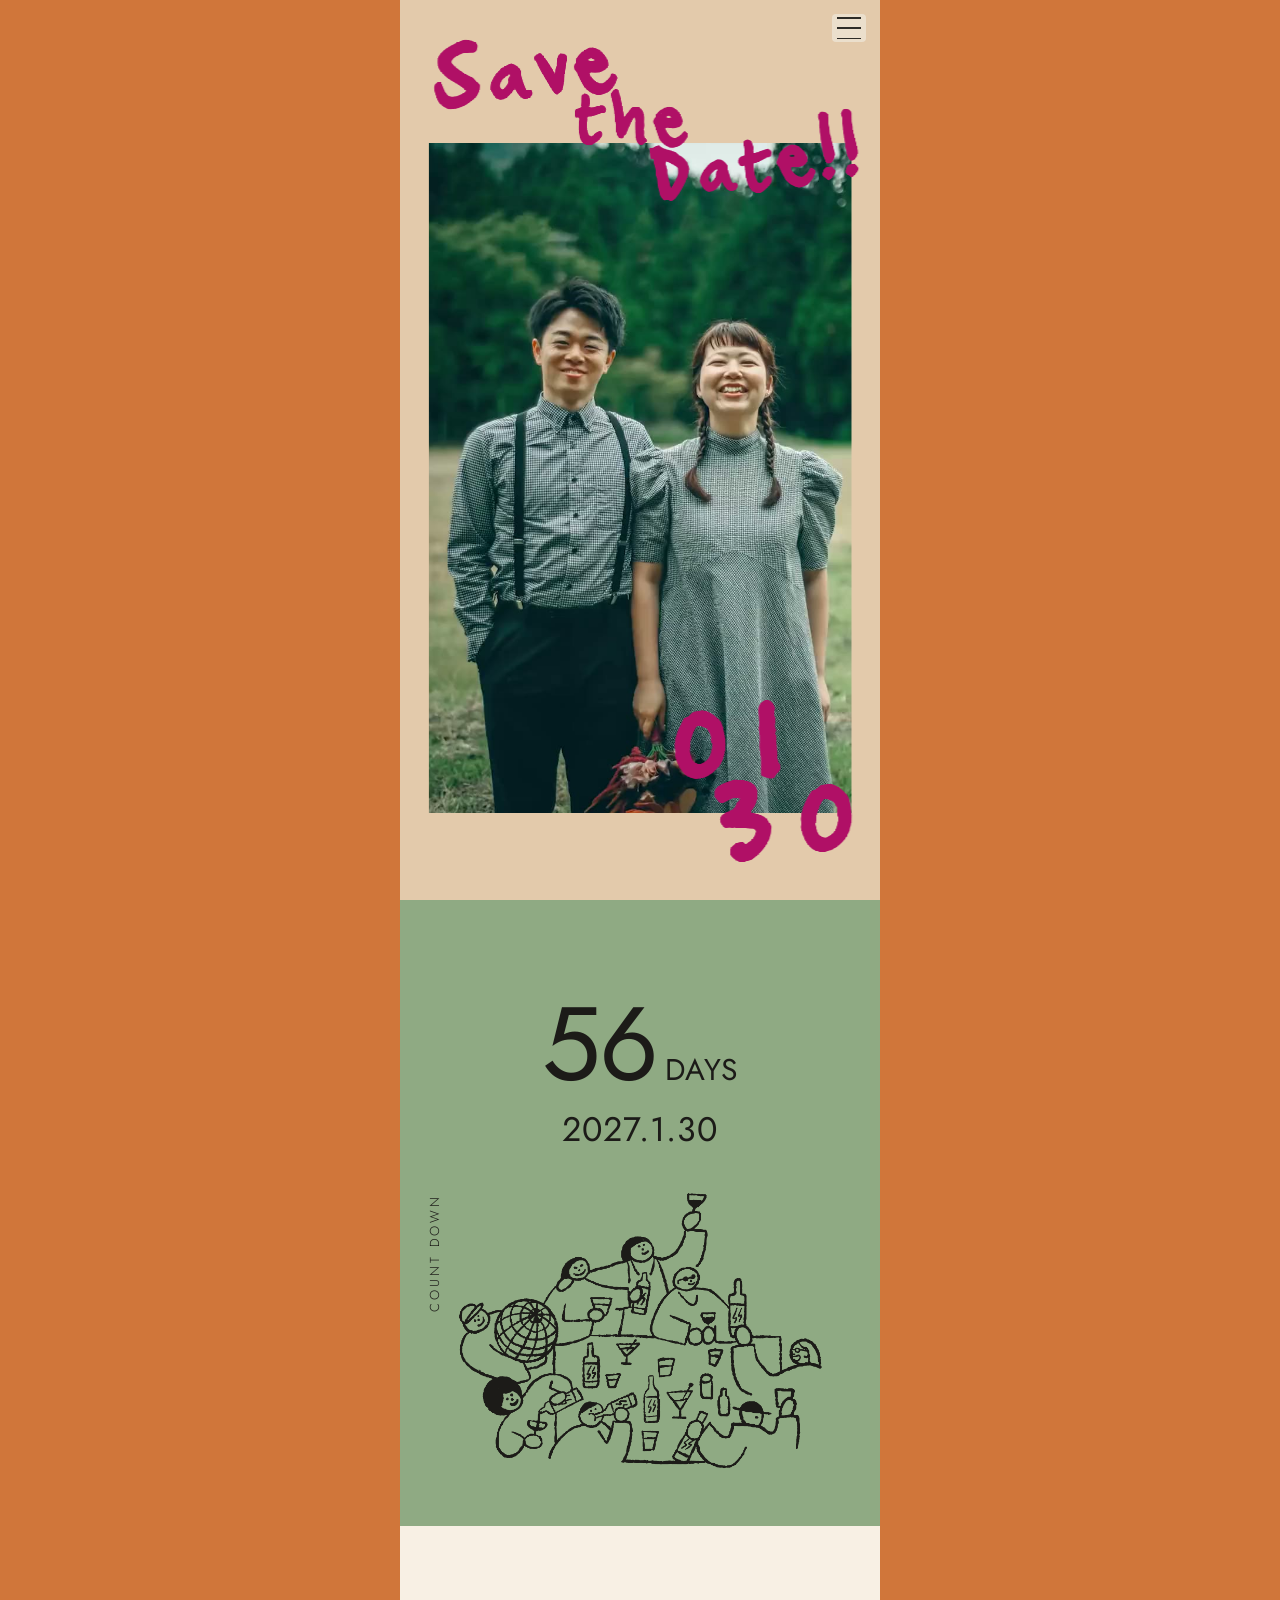
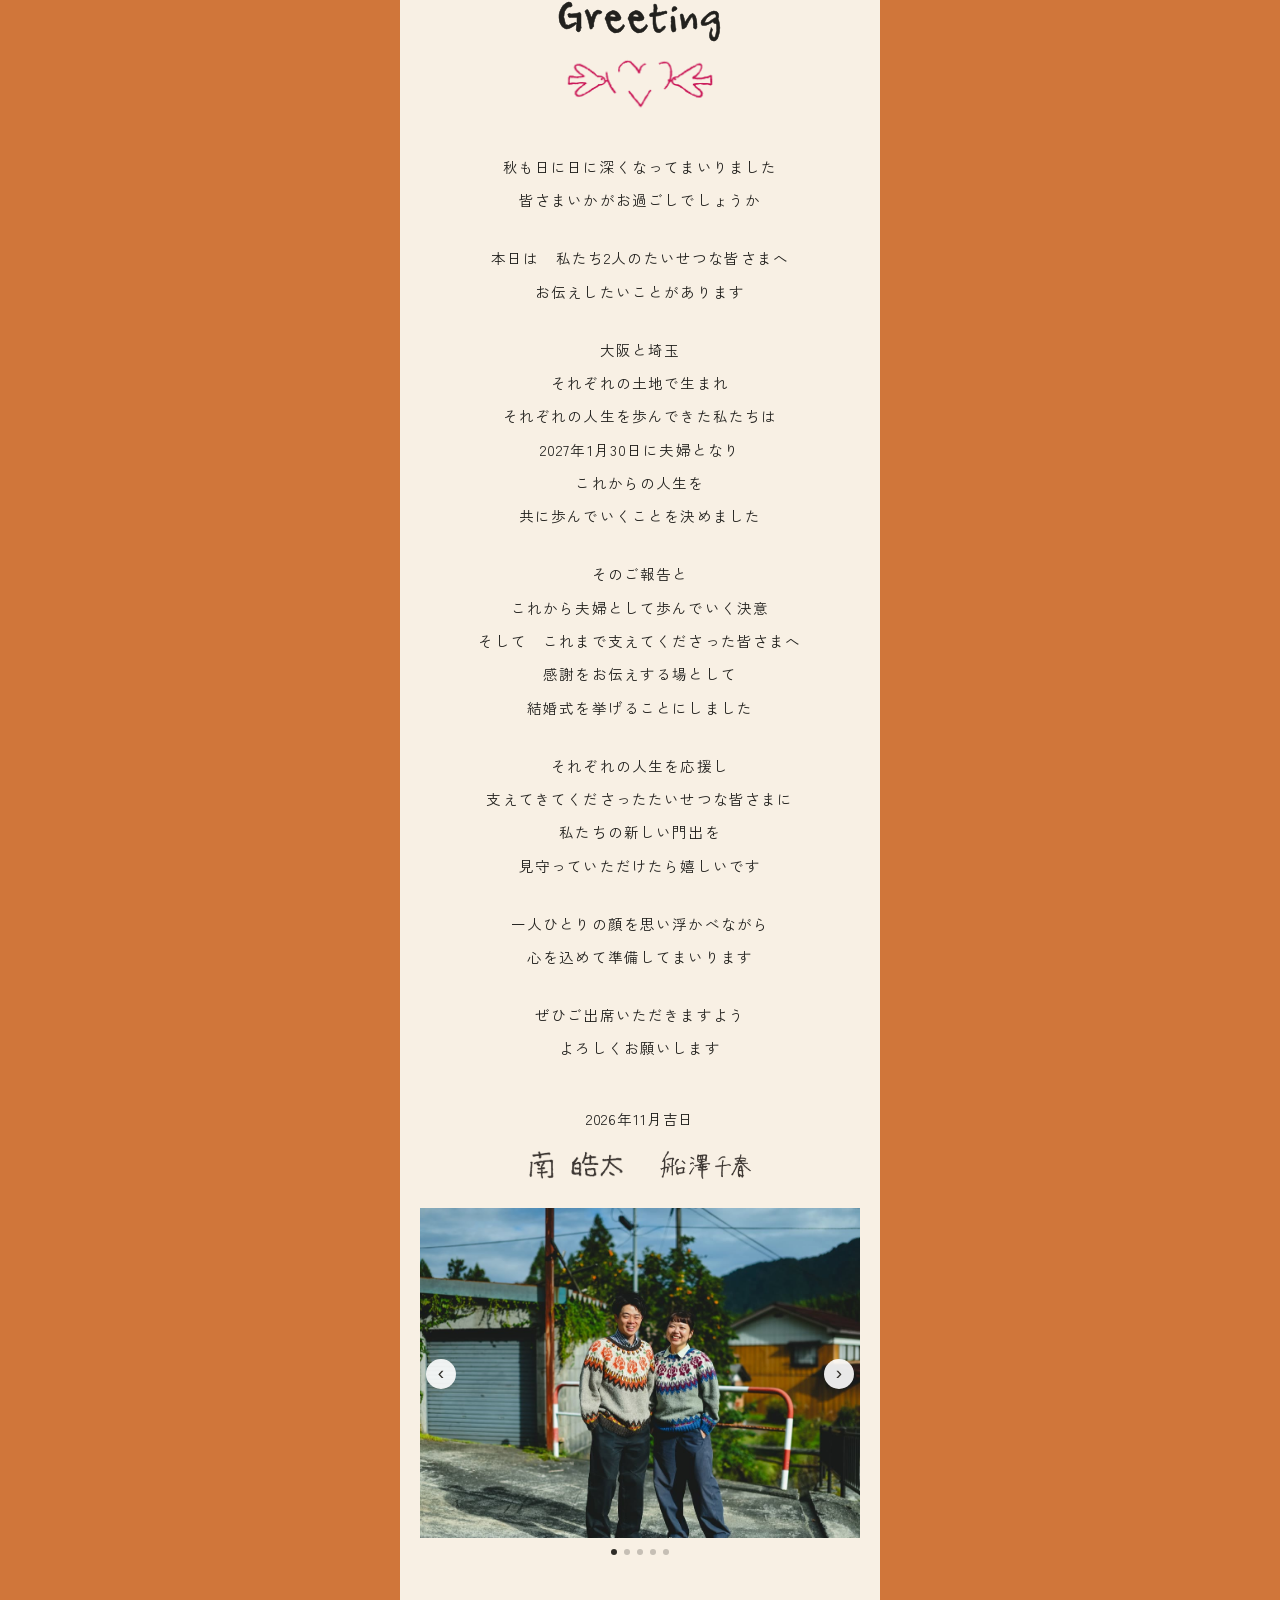
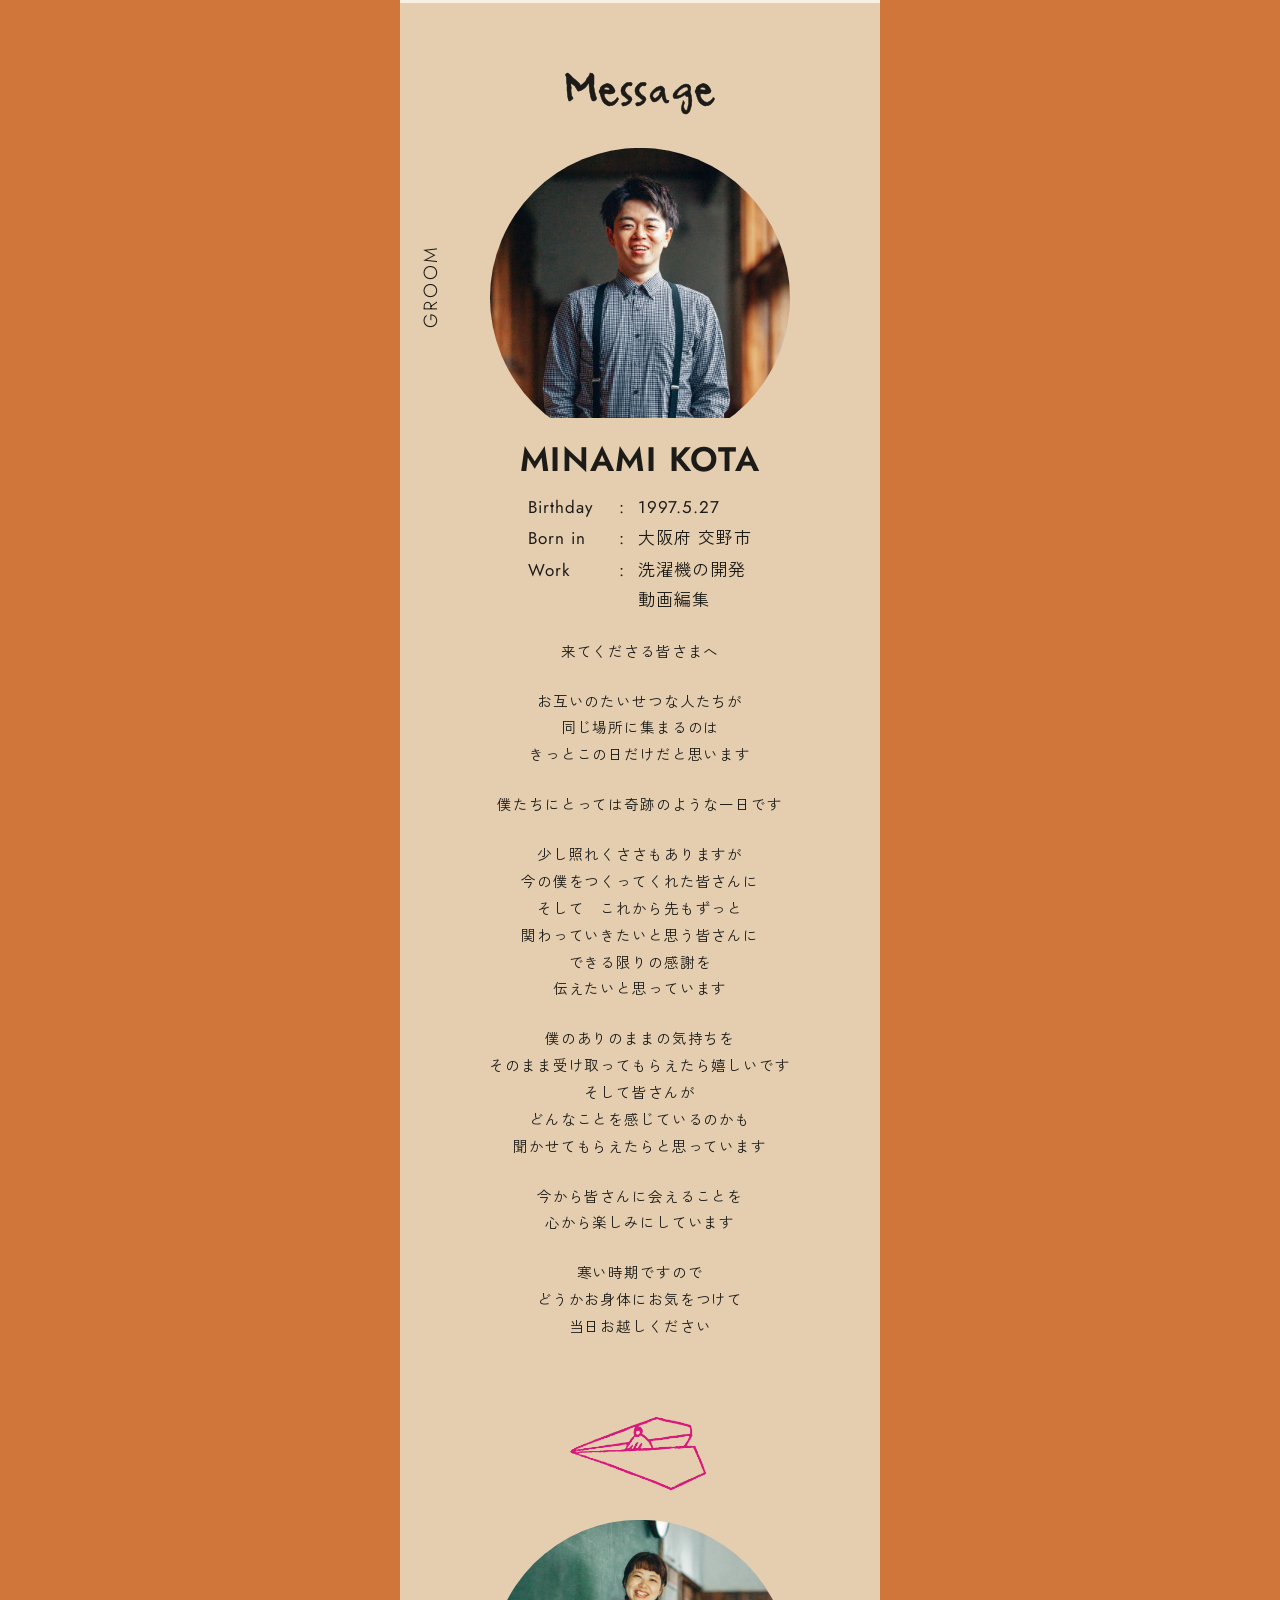
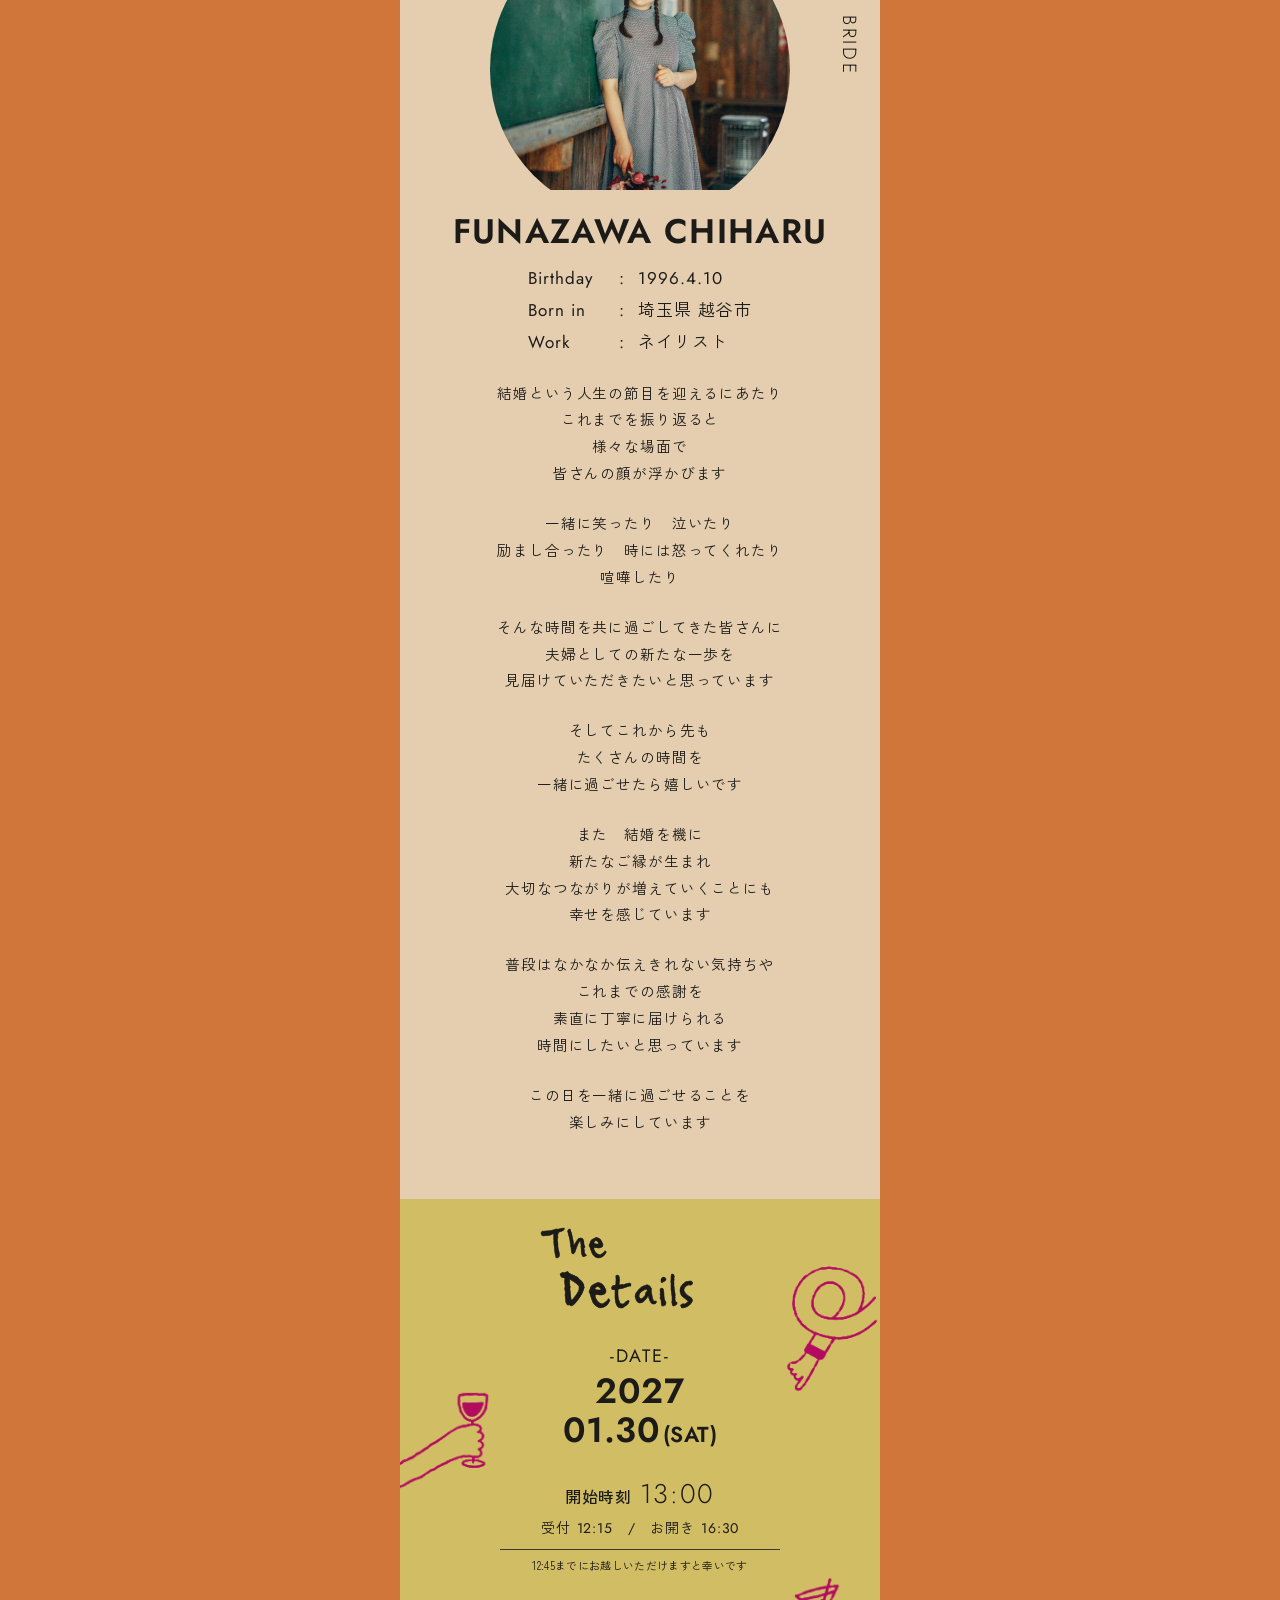
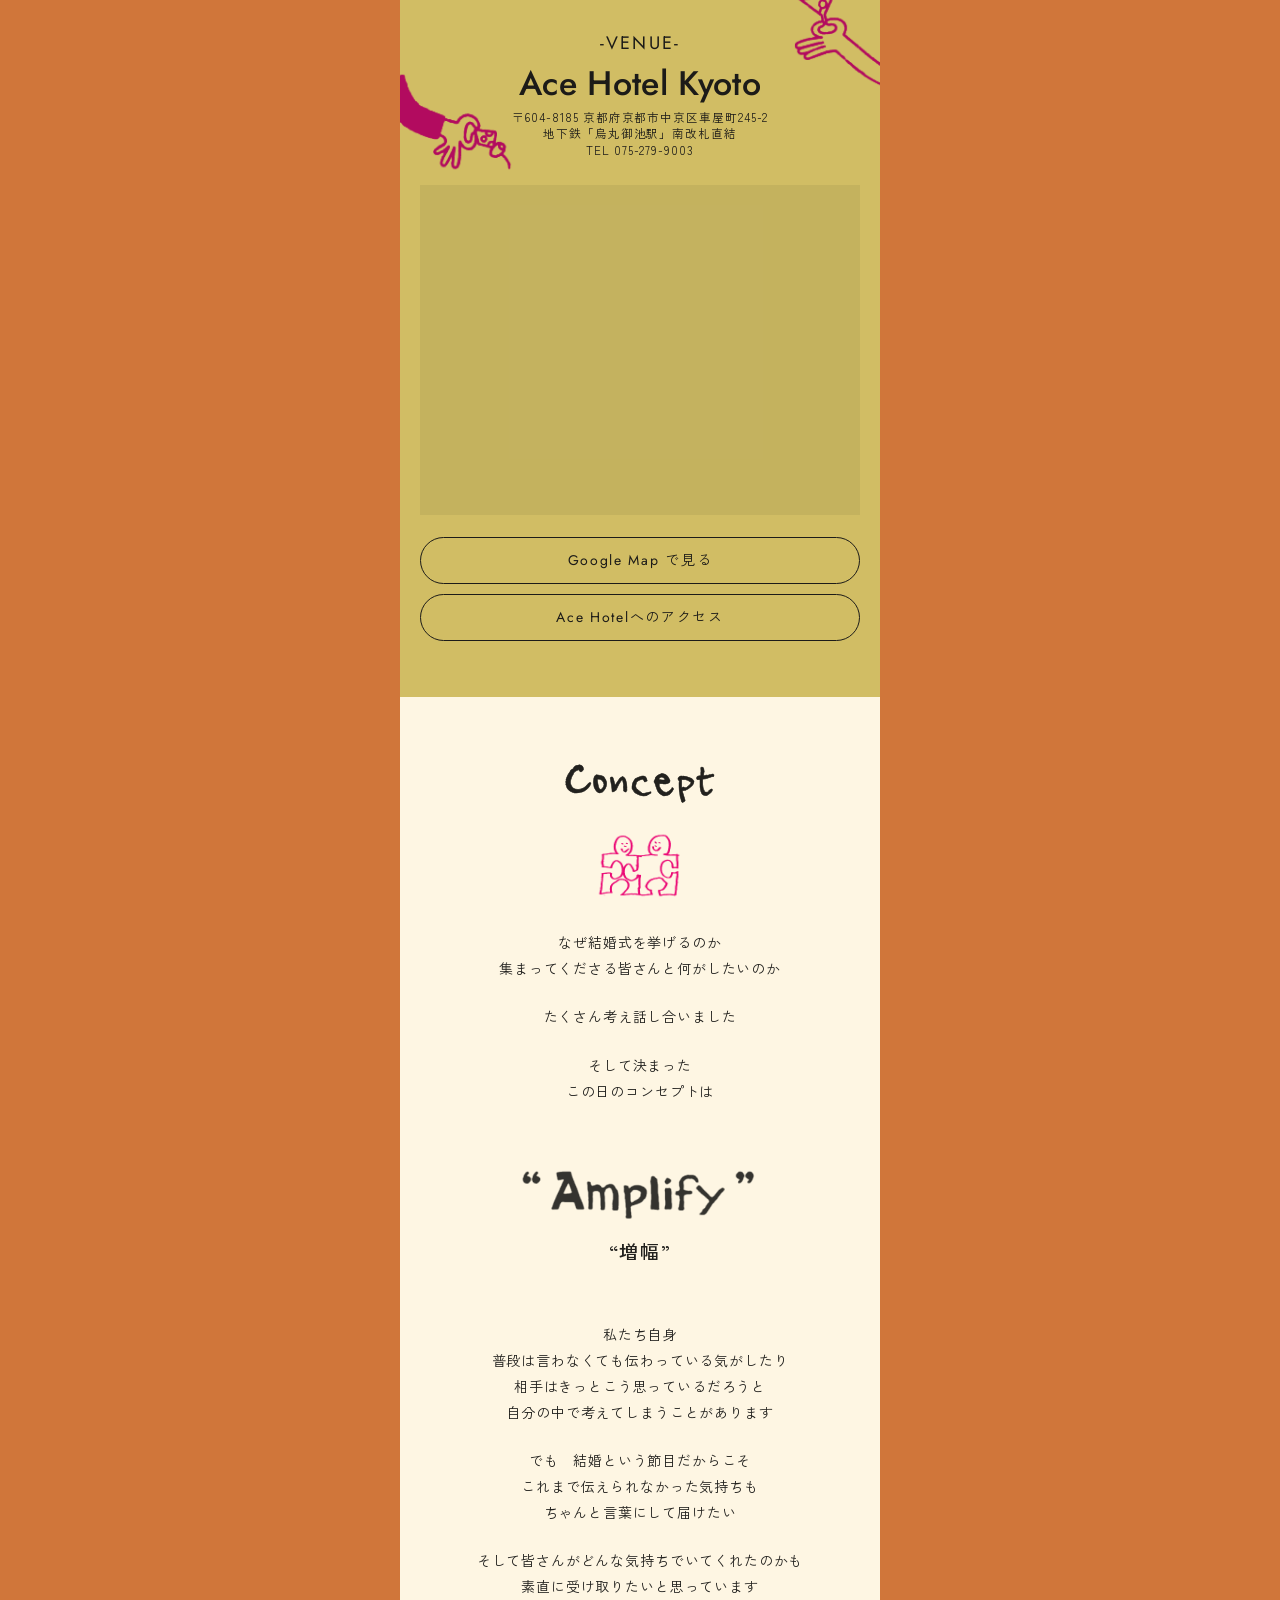
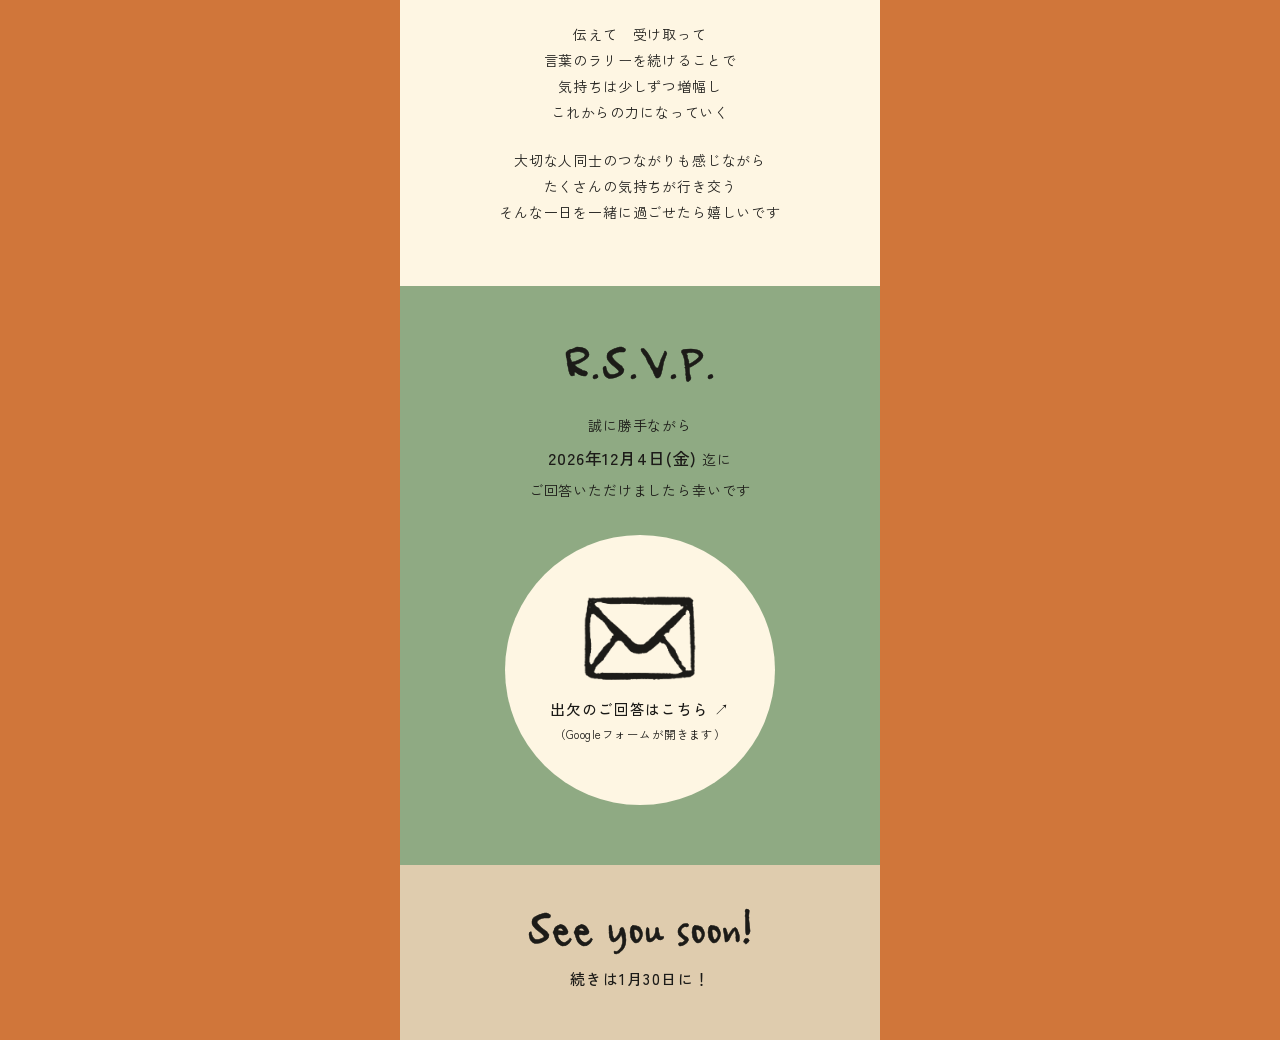
<file: pattern4.html>
<!doctype html>
<html lang="ja">
  <head>
    <meta charset="UTF-8" />
    <meta name="viewport" content="width=device-width, initial-scale=1, viewport-fit=cover" />
    <meta name="theme-color" content="#E3CAAB" />
    <meta name="description" content="KOTA & CHIHARU wedding invitation" />
    <meta name="robots" content="noindex, nofollow" />
    <title>KOTA & CHIHARU — Wedding Invitation</title>

    <link rel="preconnect" href="https://fonts.googleapis.com" />
    <link rel="preconnect" href="https://fonts.gstatic.com" crossorigin />
    <link
      href="https://fonts.googleapis.com/css2?family=Jost:wght@300;400;600&family=Yomogi&family=Zen+Kaku+Gothic+New:wght@400;500&display=swap"
      rel="stylesheet"
    />
    <link rel="preload" as="font" type="font/ttf" href="assets/ampersand.ttf" crossorigin />
        <link rel="stylesheet" href="pattern4.css?v=p4r" />
    <script>document.documentElement.classList.add("js");</script>
  </head>

  <body>
    <button class="menu-toggle" type="button" aria-label="メニュー" aria-expanded="false" aria-controls="menu">
      <i></i><i></i><i></i>
    </button>

    <nav class="menu" id="menu" aria-label="メニュー" aria-hidden="true">
      <img class="menu__flower" src="assets/p2-art-purple.png" alt="" />
      <ul>
        <li><a href="#greeting">Greeting</a></li>
        <li><a href="#message">Message</a></li>
        <li><a href="#date">Date</a></li>
        <li><a href="#venue">Venue</a></li>
        <li><a href="#concept">Concept</a></li>
        <li><a href="#rsvp">RSVP</a></li>
      </ul>
    </nav>

    <main class="page">
      <!-- ===== トップ ===== -->
      <section class="hero" id="top" aria-label="ウェルカムページ">
        <div class="hero__video">
          <video autoplay muted loop playsinline preload="auto" poster="assets/hero-poster.jpg?v=20261113b" aria-hidden="true">
            <source src="assets/hero.mp4?v=20261113b" type="video/mp4" />
          </video>
        </div>
        <h1 class="sr-only">Save the Date!! 1月30日</h1>
        <!-- 見本画像から切り抜いた文字。写真の枠を基準に、見本と同じ比率で置く -->
        <div class="hero__frame" aria-hidden="true">
          <img class="hero__std-img" src="assets/hero-std.png?v=1" alt="" />
          <img class="hero__date-img" src="assets/hero-date.png?v=1" alt="" />
        </div>
      </section>

      <!-- ===== カウントダウン ===== -->
      <section class="cd" id="countdown" aria-label="カウントダウン">
        <span class="cd__side" aria-hidden="true">COUNT DOWN</span>
        <div data-countdown="2027-01-30T13:00:00+09:00">
          <p class="cd__days"><b data-cd="d">--</b>DAYS</p>
          <p class="cd__date">2027.1.30</p>
          <p hidden><span data-cd="h"></span><span data-cd="m"></span><span data-cd="s"></span></p>
        </div>
        <img class="cd__art" src="assets/p4-party.png" alt="" />
      </section>

      <!-- ===== GREETING ===== -->
      <section class="greet" id="greeting">
        <h2 class="greet__title">Greeting</h2>
        <img class="greet__birds" src="assets/p4-birds.png" alt="" />
        <div class="greet__body text-center">
          <p data-reveal>
            秋も日に日に深くなってまいりました<br />
            皆さまいかがお過ごしでしょうか
          </p>
          <p data-reveal>
            本日は　私たち2人のたいせつな皆さまへ<br />
            お伝えしたいことがあります
          </p>
          <p data-reveal>
            大阪と埼玉<br />
            それぞれの土地で生まれ<br />
            それぞれの人生を歩んできた私たちは<br />
            2027年1月30日に夫婦となり<br />
            これからの人生を<br />
            共に歩んでいくことを決めました
          </p>
          <p data-reveal>
            そのご報告と<br />
            これから夫婦として歩んでいく決意<br />
            そして　これまで支えてくださった皆さまへ<br />
            感謝をお伝えする場として<br />
            結婚式を挙げることにしました
          </p>
          <p data-reveal>
            それぞれの人生を応援し<br />
            支えてきてくださったたいせつな皆さまに<br />
            私たちの新しい門出を<br />
            見守っていただけたら嬉しいです
          </p>
          <p data-reveal>
            一人ひとりの顔を思い浮かべながら<br />
            心を込めて準備してまいります
          </p>
          <p data-reveal>
            ぜひご出席いただきますよう<br />
            よろしくお願いします
          </p>


          <p class="greet__day" data-reveal>2026年11月吉日</p>
          <!-- 手書きの名前  assets/photos/signature.png を入れると、ここに出る(無ければ空いたまま) -->
          <div class="greet__sign" data-reveal>
            <img src="assets/sign-kota.png" alt="南 皓太" />
            <img src="assets/sign-chiharu.png" alt="船澤 千春" />
          </div>
        </div>

        <!-- 写真  assets/photos/scene-1.jpg ~ scene-3.jpg を入れると自動で差し替わる -->
        <div class="gallery" data-gallery>
          <div class="gallery__track" tabindex="0" aria-label="写真">
            <figure class="photo" data-photo="assets/scene-1.jpg?v=1" data-label="PHOTO 01"></figure>
            <figure class="photo" data-photo="assets/scene-2.jpg?v=1" data-label="PHOTO 02"></figure>
            <figure class="photo" data-photo="assets/scene-3.jpg?v=1" data-label="PHOTO 03"></figure>
            <figure class="photo" data-photo="assets/scene-4.jpg?v=1" data-label="PHOTO 04"></figure>
            <figure class="photo" data-photo="assets/scene-5.jpg?v=1" data-label="PHOTO 05"></figure>
          </div>
          <button class="gallery__nav gallery__nav--prev" type="button" aria-label="前の写真">‹</button>
          <button class="gallery__nav gallery__nav--next" type="button" aria-label="次の写真">›</button>
          <div class="gallery__dots" aria-hidden="true"></div>
      </section>

      <!-- ===== 2人のメッセージ(プロフィール) ===== -->
      <section class="profile" id="message">
        <h2 class="profile__title">Message</h2>
        <div class="prof prof--groom">
          <span class="prof__side" aria-hidden="true">GROOM</span>
          <!-- 写真  assets/photos/kota-solo.jpg を入れると自動で差し替わる -->
          <figure class="photo photo--dome" data-photo="assets/photos/kota-solo.jpg" data-temp="assets/temp-kota.jpg" data-label="KOTA" data-reveal></figure>
          <p class="prof__name" data-reveal>MINAMI KOTA</p>
          <dl class="prof__info" data-reveal>
              <div><dt>Birthday</dt><dd>1997.5.27</dd></div>
              <div><dt>Born in</dt><dd>大阪府 交野市</dd></div>
              <div><dt>Work</dt><dd>洗濯機の開発<br />動画編集</dd></div>
          </dl>
          <div class="prof__text">
            <p data-reveal>
              来てくださる皆さまへ
            </p>
            <p data-reveal>
              お互いのたいせつな人たちが<br />
              同じ場所に集まるのは<br />
              きっとこの日だけだと思います
            </p>
            <p data-reveal>
              僕たちにとっては奇跡のような一日です
            </p>
            <p data-reveal>
              少し照れくささもありますが<br />
              今の僕をつくってくれた皆さんに<br />
              そして　これから先もずっと<br />
              関わっていきたいと思う皆さんに<br />
              できる限りの感謝を<br />
              伝えたいと思っています
            </p>
            <p data-reveal>
              僕のありのままの気持ちを<br />
              そのまま受け取ってもらえたら嬉しいです<br />
              そして皆さんが<br />
              どんなことを感じているのかも<br />
              聞かせてもらえたらと思っています
            </p>
            <p data-reveal>
              今から皆さんに会えることを<br />
              心から楽しみにしています
            </p>
            <p data-reveal>
              寒い時期ですので<br />
              どうかお身体にお気をつけて<br />
              当日お越しください
            </p>
          </div>
        </div>

        <div class="prof prof--bride">
          <img class="prof__plane" src="assets/p4-plane.png" alt="" />
          <span class="prof__side" aria-hidden="true">BRIDE</span>
          <!-- 写真  assets/photos/chiharu-solo.jpg を入れると自動で差し替わる -->
          <figure class="photo photo--dome" data-photo="assets/chiharu-solo.jpg?v=1" data-temp="assets/temp-chiharu.jpg" data-label="CHIHARU" data-reveal></figure>
          <p class="prof__name" data-reveal>FUNAZAWA CHIHARU</p>
          <dl class="prof__info" data-reveal>
              <div><dt>Birthday</dt><dd>1996.4.10</dd></div>
              <div><dt>Born in</dt><dd>埼玉県 越谷市</dd></div>
              <div><dt>Work</dt><dd>ネイリスト</dd></div>
          </dl>
          <div class="prof__text">
            <p data-reveal>
              結婚という人生の節目を迎えるにあたり<br />
              これまでを振り返ると<br />
              様々な場面で<br />
              皆さんの顔が浮かびます
            </p>
            <p data-reveal>
              一緒に笑ったり　泣いたり<br />
              励まし合ったり　時には怒ってくれたり<br />
              喧嘩したり
            </p>
            <p data-reveal>
              そんな時間を共に過ごしてきた皆さんに<br />
              夫婦としての新たな一歩を<br />
              見届けていただきたいと思っています
            </p>
            <p data-reveal>
              そしてこれから先も<br />
              たくさんの時間を<br />
              一緒に過ごせたら嬉しいです
            </p>
            <p data-reveal>
              また　結婚を機に<br />
              新たなご縁が生まれ<br />
              大切なつながりが増えていくことにも<br />
              幸せを感じています
            </p>
            <p data-reveal>
              普段はなかなか伝えきれない気持ちや<br />
              これまでの感謝を<br />
              素直に丁寧に届けられる<br />
              時間にしたいと思っています
            </p>
            <p data-reveal>
              この日を一緒に過ごせることを<br />
              楽しみにしています
            </p>
          </div>
        </div>
      </section>

      <!-- ===== DATE・VENUE(The Details) ===== -->
      <section class="details" id="date">
        <div class="details__top">
          <img class="details__hand details__hand--phone" src="assets/p5-hand-phone.png" alt="" />
          <img class="details__hand details__hand--ring" src="assets/p5-hand-ring.png" alt="" />
          <img class="details__hand details__hand--wine" src="assets/p5-hand-wine.png" alt="" />
          <img class="details__hand details__hand--martini" src="assets/p5-hand-martini.png" alt="" />

          <h2 class="details__title">The<span>Details</span></h2>

          <p class="details__label">-DATE-</p>
          <p class="details__year" data-reveal>2027</p>
          <p class="details__day" data-reveal>01.30<small>(SAT)</small></p>
          <p class="details__start" data-reveal><span>開始時刻</span>13:00</p>
          <p class="details__sub" data-reveal>受付 12:15　/　お開き 16:30</p>
          <p class="details__note" data-reveal>12:45までにお越しいただけますと幸いです</p>
        </div>

        <div class="details__venue" id="venue">
          <p class="details__label">-VENUE-</p>
          <p class="details__name" data-reveal>Ace Hotel Kyoto</p>
          <p class="details__addr" data-reveal>
            〒604-8185 京都府京都市中京区車屋町245-2<br />
            地下鉄「烏丸御池駅」南改札直結<br />
            TEL <a href="tel:075-279-9003">075-279-9003</a>
          </p>

          <div class="map">
            <iframe
              title="Ace Hotel 京都 の地図"
              src="https://maps.google.com/maps?q=ACE+HOTEL+KYOTO&hl=ja&z=16&output=embed"
              loading="lazy"
              referrerpolicy="no-referrer-when-downgrade"
              allowfullscreen
            ></iframe>
          </div>

          <div class="btn-col">
            <a class="btn" href="https://maps.google.com/?q=Ace+Hotel+Kyoto+245-2+Kurumayacho+Kyoto" target="_blank" rel="noreferrer">Google Map で見る</a>
            <a class="btn" href="https://jp.acehotel.com/kyoto/access/" target="_blank" rel="noreferrer">Ace Hotelへのアクセス</a>
          </div>
        </div>
      </section>

      <!-- ===== CONCEPT ===== -->
      <section class="concept2" id="concept">
        <h2 class="concept2__title">Concept</h2>
        <img class="concept2__art" src="assets/p7-concept-art.png" alt="" />

        <div class="concept2__copy">
            <p data-reveal>
              なぜ結婚式を挙げるのか<br />
              集まってくださる皆さんと何がしたいのか
            </p>
            <p data-reveal>
              たくさん考え話し合いました
            </p>
            <p data-reveal>
              そして決まった<br />
              この日のコンセプトは
            </p>
        </div>

        <p class="concept2__word" data-reveal><img src="assets/p8-amplify.png" alt="“ Amplify ”" /></p>
        <p class="concept2__ja" data-reveal>“増幅”</p>

        <div class="concept2__copy">
            <p data-reveal>
              私たち自身<br />
              普段は言わなくても伝わっている気がしたり<br />
              相手はきっとこう思っているだろうと<br />
              自分の中で考えてしまうことがあります
            </p>
            <p data-reveal>
              でも　結婚という節目だからこそ<br />
              これまで伝えられなかった気持ちも<br />
              ちゃんと言葉にして届けたい
            </p>
            <p data-reveal>
              そして皆さんがどんな気持ちでいてくれたのかも<br />
              素直に受け取りたいと思っています
            </p>
            <p data-reveal>
              伝えて　受け取って<br />
              言葉のラリーを続けることで<br />
              気持ちは少しずつ増幅し<br />
              これからの力になっていく
            </p>
            <p data-reveal>
              大切な人同士のつながりも感じながら<br />
              たくさんの気持ちが行き交う<br />
              そんな一日を一緒に過ごせたら嬉しいです
            </p>
        </div>
      </section>

      <!-- ===== RSVP ===== -->
      <section class="rsvp2" id="rsvp">
        <h2 class="rsvp2__title">R.S.V.P.</h2>
        <p class="rsvp2__text" data-reveal>
          誠に勝手ながら<br />
          <strong>2026年12月4日(金)</strong> 迄に<br />
          ご回答いただけましたら幸いです
        </p>
        <a class="rsvp2__circle" href="https://forms.gle/6q3Da2qzNAFoYnfW7" target="_blank" rel="noreferrer" data-reveal>
          <img class="rsvp2__mail" src="assets/p8-mail.png" alt="" />
          <span class="rsvp2__go">出欠のご回答はこちら ↗</span>
          <span class="rsvp2__small">（Googleフォームが開きます）</span>
        </a>
      </section>

      <footer class="soon">
        <p class="soon__title">See you soon!</p>
        <p class="soon__text">続きは1月30日に！</p>
      </footer>
    </main>

    <script src="script.js?v=20261110"></script>
  </body>
</html>
</file>
<file: pattern4.css>
@font-face {
  font-family: "Ampersand";
  src: url("assets/ampersand.ttf") format("truetype");
  font-display: swap;
  unicode-range: U+0020-007E;
}

:root {
  --paper: #F8F0E4;
  --peach: #F2CDAE;
  --burnt: #A85524;
  --beige: #D0763A;
  --terra: #D0763A;
  --ink: #2E2C27;
  --sub: #55504A;
  --line: #2E2C27;
  --accent: #D0763A;
  --display: "Ampersand", "Yomogi", sans-serif;
  --title: "Ampersand", "Yomogi", sans-serif;
  --body: "Ampersand", "Yomogi", "Hiragino Maru Gothic ProN", "Yu Gothic", sans-serif;
  --narrow: "Ampersand", "Yomogi", sans-serif;
  --gutter: 20px;
}

* { box-sizing: border-box; }
html { scroll-behavior: smooth; -webkit-text-size-adjust: 100%; }

body {
  margin: 0;
  background: var(--beige);
  color: var(--ink);
  font-family: var(--body);
  font-size: 14px;
  line-height: 2;
  letter-spacing: .04em;
  overflow-x: hidden;
  -webkit-font-smoothing: antialiased;
}

body.menu-open { overflow: hidden; }

/* スマホ幅の1カラムで作り、PCでは中央に置く */
.page {
  position: relative;
  width: 100%;
  max-width: 480px;
  margin: 0 auto;
  background: var(--paper);
  container-type: inline-size;
  overflow: hidden;
}

h1, h2, h3, p, dl, dd, figure { margin: 0; }
img, video, iframe { display: block; max-width: 100%; }
a { color: inherit; }

.text-center { text-align: center; }
.text-center p + p { margin-top: 1.9em; }

/* ==========================================================
   メニュー
   ========================================================== */

.menu-toggle {
  position: fixed;
  top: max(14px, env(safe-area-inset-top));
  right: max(14px, calc(50% - 240px + 14px));
  z-index: 60;
  width: 34px;
  height: 28px;
  padding: 3px 5px;
  display: grid;
  align-content: space-between;
  border: 0;
  border-radius: 4px;
  background: rgba(243, 240, 231, .55);
  cursor: pointer;
}

.menu-toggle i {
  display: block;
  height: 1.5px;
  background: var(--ink);
  transition: transform .3s ease, opacity .2s ease;
}

body.menu-open .menu-toggle i:nth-child(1) { transform: translateY(9.5px) rotate(45deg); }
body.menu-open .menu-toggle i:nth-child(2) { opacity: 0; }
body.menu-open .menu-toggle i:nth-child(3) { transform: translateY(-9.5px) rotate(-45deg); }

.menu {
  position: fixed;
  inset: 0;
  z-index: 50;
  display: grid;
  place-items: center;
  background: var(--paper);
  opacity: 0;
  visibility: hidden;
  transition: opacity .3s ease, visibility .3s;
  overflow: hidden;
}

body.menu-open .menu { opacity: 1; visibility: visible; }

.menu ul { margin: 0; padding: 0; list-style: none; text-align: center; }
.menu a {
  display: block;
  padding: .32em 1em;
  font-family: var(--title);
  font-size: 25px;
  letter-spacing: .03em;
  text-decoration: none;
}

.menu__flower {
  position: absolute;
  left: -30px;
  bottom: -20px;
  width: 170px;
  pointer-events: none;
}

/* ==========================================================
   トップ
   ========================================================== */

.hero {
  position: relative;
  --h: clamp(540px, 100svh, 960px);
  height: var(--h);
  overflow: hidden;
  background: var(--beige);
}

.hero__art {
  position: absolute;
  inset: 0;
  width: 100%;
  height: 100%;
  object-fit: cover;
  object-position: center;
}

.hero__video {
  position: absolute;
  top: 15%;
  left: 50%;
  height: calc(var(--h) * .69);
  width: min(80cqw, calc(var(--h) * .69 * .66));
  transform: translateX(-50%);
  overflow: hidden;
  background: #9fa79a url("assets/hero-poster.jpg?v=20261113b") center / cover;
}

.hero__video video {
  width: 100%;
  height: 100%;
  object-fit: cover;
}

.hero__title {
  position: absolute;
  top: max(2.4%, env(safe-area-inset-top));
  left: 5cqw;
  font-family: var(--display);
  font-size: min(13cqw, calc(var(--h) * .06), 72px);
  font-weight: 400;
  line-height: 1.04;
  letter-spacing: .01em;
}

.hero__date {
  position: absolute;
  right: 4cqw;
  bottom: 8.5%;
  font-family: var(--display);
  font-size: min(26cqw, 124px);
  line-height: .92;
  text-align: right;
  letter-spacing: -.01em;
  text-shadow: 0 0 14px rgba(243, 240, 231, .5);
}

.hero__side {
  position: absolute;
  left: 3cqw;
  bottom: 11%;
  font-family: var(--narrow);
  font-size: 11.5px;
  line-height: 1.5;
  letter-spacing: .14em;
  white-space: nowrap;
  writing-mode: vertical-rl;
  text-orientation: sideways;
  transform: rotate(180deg);
}

.hero__names {
  position: absolute;
  left: 5cqw;
  bottom: 2.2%;
  font-family: var(--title);
  font-size: min(5.2cqw, 24px);
  letter-spacing: .08em;
  white-space: nowrap;
}

.hero__names i { font-style: normal; font-size: .8em; padding: 0 .15em; }

.hero__scroll {
  position: absolute;
  right: 5cqw;
  bottom: 2.6%;
  font-family: var(--narrow);
  font-size: 12px;
  letter-spacing: .24em;
  text-decoration: none;
}

/* ==========================================================
   カウントダウン
   ========================================================== */

.countdown {
  position: relative;
  padding: 44px 38px;
  background: var(--paper);
}

.countdown__box {
  padding: 22px 12px 18px;
  border: 1px solid var(--line);
  text-align: center;
}

.countdown__days {
  font-family: var(--title);
  font-size: 22px;
  line-height: 1.1;
}

.countdown__days b {
  font-family: var(--display);
  font-size: 64px;
  font-weight: 400;
  font-variant-numeric: lining-nums;
}

.countdown__time {
  display: flex;
  justify-content: center;
  gap: 18px;
  margin-top: 10px;
  padding-bottom: 14px;
  border-bottom: 1px solid var(--line);
  font-family: var(--title);
  font-size: 13px;
}

.countdown__time b {
  font-family: var(--display);
  font-size: 23px;
  font-weight: 400;
  display: inline-block;
  min-width: 1.15em;
}

.countdown__date {
  margin-top: 12px;
  font-family: var(--display);
  font-size: 21px;
  line-height: 1.3;
}

.countdown__side {
  position: absolute;
  top: 50%;
  font-family: var(--narrow);
  font-size: 11px;
  letter-spacing: .14em;
  writing-mode: vertical-rl;
  white-space: nowrap;
  transform: translateY(-50%);
}

.countdown__side--l { left: 14px; transform: translateY(-50%) rotate(180deg); }
.countdown__side--r { right: 14px; }

/* ==========================================================
   セクションと枠
   ========================================================== */

.sec {
  position: relative;
  padding: 48px var(--gutter);
  overflow: hidden;
  background: var(--paper);
}

.sec--tight { padding-top: 0; }
.sec--beige { background: var(--beige); }

.sec--terra {
  background: var(--terra);
  color: #fff;
}

.frame { border: 1px solid var(--line); }
.frame--light { border-color: rgba(255, 255, 255, .85); }

.frame__title {
  padding: 14px 8px;
  border-bottom: 1px solid currentColor;
  font-family: var(--title);
  font-size: 30px;
  font-weight: 400;
  line-height: 1.25;
  letter-spacing: .02em;
  text-align: center;
}

.frame--light .frame__title { border-color: rgba(255, 255, 255, .85); }

.frame__title--sm {
  padding: 9px 8px;
  font-size: 17px;
}

.frame--beigehead .frame__title { background: var(--beige); }

.frame__body { padding: 28px 14px 28px; }

.frame__note {
  margin: 0 14px;
  padding: 12px 0 14px;
  border-top: 1px solid rgba(28, 27, 24, .35);
  font-size: 13px;
  text-align: center;
}

.head {
  position: relative;
  margin-bottom: 24px;
  text-align: center;
}

.head__title {
  font-family: var(--title);
  font-size: 34px;
  font-weight: 400;
  line-height: 1.2;
  letter-spacing: .02em;
}

.head__flower {
  position: absolute;
  top: -30px;
  right: 8px;
  width: 78px;
}

/* 長い一文が折り返すときも文節で切れるように */
.text-center p, .frame__note, .venue__address {
  word-break: auto-phrase;
  overflow-wrap: anywhere;
  text-wrap: balance;
}

/* ==========================================================
   写真(data-photo のファイルを入れると自動で差し替わる)
   ========================================================== */

.photo {
  position: relative;
  overflow: hidden;
  background: rgba(28, 27, 24, .07);
  background-position: center;
  background-size: cover;
}

.photo:not(.has-img)::after {
  content: attr(data-label);
  position: absolute;
  inset: 0;
  display: grid;
  place-items: center;
  color: var(--sub);
  font-family: var(--narrow);
  font-size: 13px;
  letter-spacing: .2em;
}

.photo--wide {
  aspect-ratio: 3 / 2;
  margin-top: 22px;
  border-radius: 999px 999px 0 0;
}

.photo--dome {
  --d: min(74cqw, 300px);
  width: var(--d);
  height: calc(var(--d) * .9);
  margin: 0 auto;
  clip-path: circle(calc(var(--d) / 2) at 50% calc(var(--d) / 2));
}

.gallery {
  position: relative;
  margin: 34px 0 0;
}

.gallery__track {
  display: flex;
  overflow-x: auto;
  scroll-snap-type: x mandatory;
  scrollbar-width: none;
  -webkit-overflow-scrolling: touch;
}

.gallery__track::-webkit-scrollbar { display: none; }

.gallery .photo {
  flex: 0 0 100%;
  aspect-ratio: 4 / 3;
  scroll-snap-align: center;
}

.gallery .photo:not(.has-img)::after { color: #fff; }

.gallery__nav {
  position: absolute;
  top: calc(50% - 22px);
  width: 30px;
  height: 30px;
  padding: 0 0 3px;
  border: 0;
  border-radius: 50%;
  background: rgba(255, 255, 255, .9);
  color: var(--ink);
  font-size: 19px;
  line-height: 1;
  cursor: pointer;
}

.gallery__nav--prev { left: 6px; }
.gallery__nav--next { right: 6px; }

.gallery__dots {
  display: flex;
  justify-content: center;
  gap: 7px;
  margin-top: 11px;
}

.gallery__dots i {
  width: 6px;
  height: 6px;
  border-radius: 50%;
  background: rgba(255, 255, 255, .45);
  transition: background .2s;
}

.gallery__dots i.is-on { background: #fff; }

/* ==========================================================
   各セクション
   ========================================================== */

.sign {
  margin-top: 2.6em !important;
  font-size: 15px;
  letter-spacing: .12em;
}

.sign span { display: inline-block; width: 2em; }

.bigdate {
  font-family: var(--display);
  font-size: min(15cqw, 62px);
  line-height: 1.1;
  text-align: center;
}

.bigdate__day {
  margin-bottom: 24px;
  font-family: var(--narrow);
  font-size: 14px;
  letter-spacing: .3em;
  text-align: center;
}

.timeline { padding: 8px 14px 4px; }

.timeline div {
  display: flex;
  justify-content: center;
  align-items: baseline;
  gap: 12px;
  padding: 2px 0;
}

.timeline dt { font-size: 13px; }

.timeline dd {
  font-family: var(--title);
  font-size: 19px;
}

.timeline__main dd { font-size: 31px; line-height: 1.4; }

.venue__name {
  font-family: var(--title);
  font-size: 24px;
  line-height: 1.4;
}

.venue__address {
  margin-top: 8px !important;
  font-size: 12.5px;
  line-height: 1.9;
}

.venue__address a { text-decoration: none; }

.map {
  margin-top: 16px;
  aspect-ratio: 4 / 3;
  background: rgba(28, 27, 24, .07);
}

.map iframe { width: 100%; height: 100%; border: 0; }

.btn-col {
  display: grid;
  gap: 10px;
  margin-top: 22px;
}

.btn {
  display: block;
  padding: 12px 14px;
  border: 1px solid var(--line);
  border-radius: 999px;
  font-size: 13.5px;
  line-height: 1.5;
  letter-spacing: .08em;
  text-align: center;
  text-decoration: none;
}

.btn--white { border-color: #fff; background: #fff; color: var(--terra); font-weight: 500; }

.arch {
  display: grid;
  place-items: center;
  width: min(76cqw, 310px);
  aspect-ratio: 1 / .76;
  margin: 0 auto 28px;
  padding: 28px 16px 16px;
  border-radius: 50% 50% 8% 8% / 62% 62% 8% 8%;
  background: var(--paper);
  color: var(--accent);
  font-size: 16.5px;
  line-height: 2;
  text-align: center;
}

.concept__side {
  position: absolute;
  top: 26px;
  left: 9px;
  font-family: var(--narrow);
  font-size: 11px;
  letter-spacing: .16em;
  writing-mode: vertical-rl;
  transform: rotate(180deg);
}

.concept__copy { position: relative; z-index: 1; }

.concept__flower {
  position: absolute;
  top: 66px;
  right: 2px;
  width: 74px;
  opacity: .95;
}

.person + .person { margin-top: 46px; }

.person__name {
  position: relative;
  min-height: 92px;
  margin-top: 18px;
  text-align: center;
}

.person__flower {
  position: absolute;
  top: -10px;
  left: -4px;
  width: 66px;
}

.person--flip .person__flower { left: auto; right: -4px; }

.person__role {
  font-family: var(--narrow);
  font-size: 13px;
  line-height: 1.6;
  letter-spacing: .2em;
}

.person__en {
  font-family: var(--title);
  font-size: 21px;
  line-height: 1.3;
  letter-spacing: .08em;
}

.person__text { margin-top: 18px; }

.rsvp__title {
  margin-bottom: 20px;
  font-family: var(--title);
  font-size: 40px;
  font-weight: 400;
  line-height: 1.2;
  letter-spacing: .08em;
  text-align: center;
}

.rsvp__flower {
  position: absolute;
  top: 14px;
  right: 12px;
  width: 70px;
}

.sec--terra strong { font-weight: 500; font-size: 1.2em; text-decoration: underline; text-underline-offset: .28em; }

.footer {
  padding: 44px 16px 40px;
  background: var(--paper);
  text-align: center;
}

.footer__thanks {
  font-family: var(--display);
  font-size: 46px;
  line-height: 1.2;
}

.footer__small {
  margin-top: 6px;
  font-family: var(--narrow);
  font-size: 12px;
  letter-spacing: .18em;
}

/* ==========================================================
   ふわっと出す動き
   ========================================================== */

.js [data-reveal] {
  opacity: 0;
  transform: translateY(14px);
  transition: opacity .8s ease, transform .8s ease;
}

.js [data-reveal].is-in {
  opacity: 1;
  transform: none;
}

@media (prefers-reduced-motion: reduce) {
  html { scroll-behavior: auto; }
  .js [data-reveal] { opacity: 1; transform: none; transition: none; }
}

/* ==========================================================
   パターン3:オレンジと、その濃淡でつなぐ配色(文字はロゴの色)
   ========================================================== */

body { background: var(--terra); font-size: 15px; }

.menu { background: var(--terra); }

.hero__title { font-size: min(14cqw, calc(var(--h) * .06), 72px); }
.hero__date { text-shadow: none; font-size: min(28cqw, 132px); }
.hero__side { font-size: 12.5px; letter-spacing: .08em; }

/* 線の花と文字が重なっても読めるように、文字のまわりをオレンジでふちどる */
.hero__title, .hero__date, .hero__names, .hero__scroll, .hero__side {
  paint-order: stroke fill;
  -webkit-text-stroke: 6px var(--terra);
}
.hero__side, .hero__scroll { -webkit-text-stroke-width: 4px; }
.hero__scroll { font-size: 13px; }

/* カウントダウン:淡いオレンジ */
.countdown { background: var(--peach); }
.countdown__days b { color: var(--burnt); }

/* 挨拶:生成り、見出しの帯をオレンジに */
#greeting { background: var(--paper); }
#greeting .frame__title { background: var(--terra); }
.gallery .photo:not(.has-img)::after { color: var(--sub); }
.gallery__dots i { background: rgba(46, 44, 39, .25); }
.gallery__dots i.is-on { background: var(--ink); }

/* 2人のメッセージ:オレンジ地に直接のせて、白い面をなくす */
#message { background: var(--terra); }
#message .person__text { font-size: 16px; }
#message .photo--dome { background-color: var(--peach); }

/* 日付:淡いオレンジに生成りの札 */
#date { background: var(--peach); }
#date .frame { background: var(--paper); }
#date .frame__title { background: var(--terra); }

/* 会場:生成り、見出しの帯をオレンジに */
#venue { background: var(--peach); padding-top: 0; }
#venue .frame { background: var(--paper); }
.frame--beigehead .frame__title { background: var(--terra); }
.venue__name { font-size: 30px; }
.venue__address { font-size: 13.5px; }

/* コンセプト:濃いオレンジに生成りの文字、線の花も生成りに */
.sec--beige { background: var(--burnt); color: var(--paper); }
.arch { background: var(--peach); color: var(--ink); font-size: 19px; }
.concept__flower { filter: brightness(0) invert(.96); }

/* 出欠:オレンジ。ボタンだけロゴの文字色で締める */
.sec--terra { color: var(--ink); }
.btn--white { border-color: var(--ink); background: var(--ink); color: var(--paper); }

.footer { background: var(--peach); }

/* 色の面にのる細い日本語を、少しだけ太らせて読みやすく */
#message .person__text p, .sec--terra p, .sec--beige .concept__copy p, .arch p {
  -webkit-text-stroke: .3px currentColor;
}

/* ==========================================================
   パターン4:見本画像に合わせたトップ・カウントダウン・挨拶・プロフィール
   (ここに無いセクションはパターン3のまま)
   ========================================================== */

:root {
  --std-bg: #E3CAAB;
  --pink: #B20E65;
  --green: #8FAA83;
  --cream: #F3F0E7;
  --prof-bg: #E5CEB0;
  --geo: "Jost", "Zen Kaku Gothic New", sans-serif;
  --jp: "Zen Kaku Gothic New", "Hiragino Sans", "Yu Gothic", sans-serif;
}

/* トップ:ベージュ地、花はなし。Save the Date と日付をピンクで */
.hero { background: var(--std-bg); }

.std {
  position: absolute;
  top: max(3.6%, env(safe-area-inset-top));
  left: 7cqw;
  z-index: 2;
  color: var(--pink);
  font-family: "Ampersand", sans-serif;
  font-size: min(19cqw, calc(var(--h) * .085), 92px);
  font-weight: 400;
  line-height: .98;
  letter-spacing: .01em;
}

.std span { display: block; margin-left: 31cqw; }
.std span + span { margin-left: 47cqw; white-space: nowrap; }

.hero .hero__date {
  right: 6cqw;
  bottom: 11%;
  z-index: 2;
  color: var(--pink);
  font-size: min(25cqw, calc(var(--h) * .13), 120px);
  line-height: .95;
  -webkit-text-stroke: 0;
}

.hero__date span { display: block; }
.hero__date span:first-child { margin-right: .62em; }

/* カウントダウン:グリーン地にイラスト */
.cd {
  position: relative;
  padding: 92px 24px 56px;
  background: var(--green);
  color: #1C1B18;
  font-family: var(--geo);
  text-align: center;
}

.cd__days { font-size: 30px; line-height: 1; }
.cd__days b { font-size: 104px; font-weight: 400; letter-spacing: -.02em; margin-right: .08em; }
.cd__date { margin-top: 14px; font-size: 34px; line-height: 1.2; letter-spacing: .03em; }

.cd__side {
  position: absolute;
  left: 22px;
  top: 47%;
  font-size: 13px;
  font-weight: 300;
  letter-spacing: .22em;
  writing-mode: vertical-rl;
  transform: rotate(180deg);
}

.cd__art { width: min(78cqw, 380px); margin: 36px auto 0; }

/* 挨拶:生成り地に、すっきりした日本語 */
.greet {
  padding: 64px var(--gutter) 48px;
  background: var(--cream);
  color: #22211E;
}

.greet__title {
  font-family: "Ampersand", sans-serif;
  font-size: 46px;
  font-weight: 400;
  line-height: 1.2;
  text-align: center;
}

.greet__birds { width: min(40cqw, 160px); margin: 8px auto 34px; }

.greet__body p {
  font-family: var(--jp);
  font-size: 14.5px;
  line-height: 2.3;
  letter-spacing: .08em;
  -webkit-text-stroke: 0;
}

.greet__body p + p { margin-top: 1.7em; }
.greet__day { margin-top: 2.6em !important; letter-spacing: .06em !important; }

.greet__sign {
  display: grid;
  place-items: center;
  height: 78px;
  margin-top: 6px;
}

.greet__sign img { max-height: 100%; max-width: 82%; }
.greet .gallery { margin-top: 28px; }

/* 2人のプロフィール */
#message.profile {
  padding: 60px var(--gutter) 64px;
  background: var(--prof-bg);
  color: #1C1B18;
  overflow: hidden;
}

.profile__title {
  margin-bottom: 30px;
  font-family: "Ampersand", sans-serif;
  font-size: 46px;
  font-weight: 400;
  line-height: 1.2;
  text-align: center;
}

.prof { position: relative; text-align: center; }
.prof + .prof { margin-top: 72px; }

.prof__plane { width: min(36cqw, 150px); margin: 0 auto 26px; }

.prof__side {
  position: absolute;
  top: calc(min(74cqw, 300px) * .32);
  font-family: var(--geo);
  font-size: 19px;
  font-weight: 300;
  letter-spacing: .14em;
  writing-mode: vertical-rl;
}

.prof--groom .prof__side { left: -8px; transform: rotate(180deg); }
.prof--bride .prof__side { right: -8px; top: calc(min(74cqw, 300px) * .32 + min(36cqw, 150px) * .54 + 26px); }

.prof__name {
  margin-top: 22px;
  font-family: var(--geo);
  font-size: min(7.6cqw, 34px);
  font-weight: 600;
  line-height: 1.2;
  letter-spacing: .04em;
  white-space: nowrap;
}

.prof__info {
  display: inline-grid;
  gap: 2px;
  margin-top: 12px;
  font-family: var(--geo);
  font-size: 17px;
  line-height: 1.75;
  letter-spacing: .06em;
  text-align: left;
}

.prof__info div { display: grid; grid-template-columns: 5.4em auto; }
.prof__info dt::after { content: ""; }
.prof__info dd { font-family: var(--geo); }
.prof__info dd::before { content: ":\00a0"; }

.prof__msg {
  margin-top: 10px;
  font-family: var(--jp);
  font-size: 18px;
  letter-spacing: .08em;
}

.prof__text { margin-top: 22px; }

.prof__text p {
  font-family: var(--jp);
  font-size: 14.5px;
  line-height: 2.2;
  letter-spacing: .06em;
  word-break: auto-phrase;
  text-wrap: balance;
}

.prof__text p + p { margin-top: 1.5em; }

/* 2行になる項目は、2行目を1行目の頭にそろえる */
.prof__info dd { padding-left: 1em; text-indent: -1em; }

/* 「:」を独立した列にして、2行目も1行目と同じ位置から始める */
.prof__info div { grid-template-columns: 5.4em 1.1em auto; }
.prof__info div::after { content: ":"; grid-column: 2; grid-row: 1; }
.prof__info dt { grid-column: 1; }
.prof__info dd { grid-column: 3; grid-row: 1; padding-left: 0; text-indent: 0; }
.prof__info dd::before { content: none; }

/* 日付と会場(The Details):マスタード地にピンクの手のイラスト */
#date.details {
  position: relative;
  padding: 34px var(--gutter) 56px;
  background: #D1BD64;
  color: #1C1B18;
  text-align: center;
  overflow: hidden;
}

.details__top { position: relative; padding-bottom: 8px; }

.details__hand { position: absolute; pointer-events: none; }
.details__hand--phone { left: calc(var(--gutter) * -1); top: 21%; width: 25cqw; }
.details__hand--ring { right: calc(var(--gutter) * -1); top: 3%; width: 24cqw; }
.details__hand--wine { left: calc(var(--gutter) * -1); top: 53%; width: 20cqw; }
.details__hand--martini { right: calc(var(--gutter) * -1); top: 47%; width: 19cqw; }

.details__title {
  position: relative;
  padding-left: 24cqw;
  font-family: "Ampersand", sans-serif;
  font-size: min(13cqw, 56px);
  font-weight: 400;
  line-height: 1;
  text-align: left;
  -webkit-text-stroke: .6px currentColor;
}

.details__title span { display: block; margin-left: 6cqw; font-size: 1.22em; }

.details__label {
  position: relative;
  margin-top: 34px;
  font-family: var(--geo);
  font-size: 20px;
  letter-spacing: .12em;
}

.details__year, .details__day {
  position: relative;
  font-family: var(--geo);
  font-weight: 600;
  line-height: 1.1;
}

.details__year { margin-top: 12px; font-size: 40px; }
.details__day { font-size: 44px; letter-spacing: .01em; }
.details__day small { margin-left: .15em; font-size: .6em; font-weight: 500; }

.details__start {
  position: relative;
  margin-top: 26px;
  font-family: var(--geo);
  font-size: 34px;
  letter-spacing: .06em;
}

.details__start span { margin-right: .5em; font-family: var(--jp); font-size: 18px; font-weight: 500; letter-spacing: .04em; }

.details__sub {
  position: relative;
  margin-top: 6px;
  font-family: var(--geo), var(--jp);
  font-size: 16px;
  letter-spacing: .06em;
}

.details__note {
  position: relative;
  width: min(66cqw, 280px);
  margin: 14px auto 0;
  padding-top: 10px;
  border-top: 1.5px solid #3A3833;
  font-family: var(--jp);
  font-size: 12.5px;
  letter-spacing: .04em;
  text-wrap: balance;
}

#venue.details__venue { background: none; padding-top: 0; }
.details__venue .details__label { margin-top: 56px; }

.details__name {
  margin-top: 10px;
  font-family: var(--geo);
  font-size: min(9.4cqw, 38px);
  font-weight: 500;
  line-height: 1.2;
  letter-spacing: .01em;
  white-space: nowrap;
}

.details__addr {
  margin-top: 12px;
  font-family: var(--jp);
  font-size: 13px;
  line-height: 1.6;
  letter-spacing: .06em;
}

.details__addr a { text-decoration: none; }
.details .map { margin-top: 26px; }
.details .btn { border-color: #1C1B18; }

/* コンセプト:生成り地にすっきりした文字 */
.concept2 {
  padding: 56px var(--gutter) 60px;
  background: #FEF6E3;
  color: #22211E;
  text-align: center;
}

.concept2__title, .rsvp2__title, .soon__title {
  font-family: "Ampersand", sans-serif;
  font-weight: 400;
  line-height: 1.2;
}

.concept2__title { font-size: 46px; }
.concept2__art { width: min(26cqw, 110px); margin: 10px auto 0; }

.concept2__quote {
  margin-top: 30px;
  font-family: var(--jp);
  font-size: 19px;
  font-weight: 500;
  line-height: 1.9;
  letter-spacing: .1em;
}

.concept2__copy { margin-top: 26px; }

.concept2__copy p {
  font-family: var(--jp);
  font-size: 13.5px;
  line-height: 2.2;
  letter-spacing: .06em;
  word-break: auto-phrase;
  text-wrap: balance;
}

.concept2__copy p + p { margin-top: 1.6em; }

/* 出欠:グリーン地に、押せる丸 */
.rsvp2 {
  padding: 52px var(--gutter) 60px;
  background: var(--green);
  color: #1C1B18;
  text-align: center;
}

.rsvp2__title { font-size: 46px; letter-spacing: .04em; }

.rsvp2__text {
  margin-top: 18px;
  font-family: var(--jp);
  font-size: 14px;
  line-height: 2.1;
  letter-spacing: .06em;
}

.rsvp2__text strong { font-size: 1.2em; font-weight: 500; }

.rsvp2__circle {
  display: grid;
  place-content: center;
  justify-items: center;
  width: min(66cqw, 270px);
  aspect-ratio: 1;
  margin: 30px auto 0;
  border-radius: 50%;
  background: #FEF6E3;
  text-decoration: none;
  transition: transform .2s ease;
}

.rsvp2__circle:active { transform: scale(.97); }

.rsvp2__mail {
  width: 38%;
  fill: none;
  stroke: #1C1B18;
  stroke-width: 5;
  stroke-linecap: round;
  stroke-linejoin: round;
}

.rsvp2__go {
  margin-top: 14px;
  font-family: var(--jp);
  font-size: 14.5px;
  font-weight: 500;
  letter-spacing: .06em;
}

.rsvp2__small { font-family: var(--jp); font-size: 11.5px; letter-spacing: .04em; }

/* 最後:ベージュ地 */
.soon {
  padding: 40px 16px 46px;
  background: #DFCCAE;
  color: #1C1B18;
  text-align: center;
}

.soon__title { font-size: 44px; }

.soon__text {
  margin-top: 6px;
  font-family: var(--jp);
  font-size: 15px;
  font-weight: 500;
  letter-spacing: .1em;
}

/* コンセプトの言葉「Amplify」 */
.concept2__art { width: min(20cqw, 90px); margin: 22px auto 0; }
.concept2__copy { margin-top: 30px; }

.concept2__word {
  margin-top: 56px;
  color: #3A3833;
  font-family: "Ampersand", sans-serif;
  font-size: 46px;
  line-height: 1.1;
}

.concept2__ja {
  margin-top: 4px;
  font-family: var(--jp);
  font-size: 19px;
  font-weight: 500;
  letter-spacing: .08em;
}

.concept2__ja + .concept2__copy { margin-top: 52px; }
.concept2__copy p { font-size: 14px; line-height: 1.85; }

/* 2026-11-05 修正:Ampersandの見出しとトップの文字を太く(字体はそのまま) */
.std, .hero .hero__date, .greet__title, .profile__title, .details__title,
.concept2__title, .rsvp2__title, .soon__title {
  font-weight: 700;
  -webkit-text-stroke: .045em currentColor;
}

.std, .hero .hero__date { -webkit-text-stroke-width: .035em; }

/* 地図の下のボタンは、ほかの本文と同じ字体に */
.details .btn { font-family: var(--geo); font-size: 14px; letter-spacing: .12em; }

/* Amplify は見本の文字画像をそのまま使う */
.concept2__word img { width: min(64cqw, 250px); margin: 0 auto; }

/* 手描きの封筒 */
img.rsvp2__mail { width: 42%; }

/* 手書きの名前（左：皓太／右：千春） 2026-11-12 */
.greet__sign {
  display: flex;
  justify-content: center;
  align-items: center;
  gap: 8%;
  height: auto;
  margin-top: 14px;
}
.greet__sign img { height: 30px; width: auto; max-width: 44%; max-height: none; }

/* ===== 2026-11-12 修正 ===== */
/* メッセージの行間をコンセプトの本文にそろえる */
.prof__text p { line-height: 1.85; }
.prof__text p + p { margin-top: 1.6em; }

/* トップ:見本どおりの文字の大きさと位置 */
.hero__video {
  top: 16%;
  height: calc(var(--h) * .645);
  width: min(76.5cqw, calc(var(--h) * .645 * .667));
}
.std {
  top: max(6.2%, env(safe-area-inset-top));
  left: 7cqw;
  font-size: min(18cqw, calc(var(--h) * .102), 104px);
  line-height: .56;
}
.std span { margin-left: 29.3cqw; }
.std span + span { margin-left: 46.6cqw; }
.hero .hero__date {
  right: 5.8cqw;
  bottom: 13%;
  font-size: min(30cqw, calc(var(--h) * .168), 150px);
  line-height: .51;
}
.hero__date span:first-child { margin-right: .5em; }

/* The Details:見本どおりの配置 */
.details__top { position: static; }
.details__title { padding-left: 25cqw; font-size: min(9.6cqw, 42px); }
.details__title span { margin-left: 4.6cqw; }
.details__label { margin-top: 30px; font-size: 18px; }
.details__year { margin-top: 8px; font-size: 35px; }
.details__day { font-size: 35px; }
.details__day small { font-size: .62em; font-weight: 600; }
.details__start { margin-top: 22px; font-size: 30px; font-weight: 300; }
.details__start span { font-size: 16px; }
.details__sub { margin-top: 4px; font-size: 14px; word-spacing: .1em; }
.details__note {
  width: min(64cqw, 280px);
  margin-top: 10px;
  padding-top: 8px;
  font-size: 11px;
  letter-spacing: .03em;
  white-space: nowrap;
}
.details__venue .details__label { margin-top: 50px; }
.details__name { margin-top: 6px; font-size: min(8.4cqw, 34px); }
.details__addr { margin-top: 8px; font-size: 11.5px; line-height: 1.45; letter-spacing: .08em; }
.details__hand--ring    { left: auto; right: 0; top: 64px;  width: 20cqw; }
.details__hand--wine    { left: 0; right: auto; top: 190px; width: 19.5cqw; }
.details__hand--martini { left: auto; right: 0; top: 376px; width: 18.5cqw; }
.details__hand--phone   { left: 0; right: auto; top: 470px; width: 23.5cqw; }
/* トップの文字は見本どおり太字をやめて、字間を広げる */
.std, .hero .hero__date { font-weight: 400; -webkit-text-stroke: 0; }
.std { font-size: min(19.5cqw, calc(var(--h) * .11), 112px); letter-spacing: .09em; }
.hero .hero__date { font-size: min(28cqw, calc(var(--h) * .157), 140px); letter-spacing: .3em; margin-right: -.3em; }
.std { line-height: .5; letter-spacing: .035em; -webkit-text-stroke: .02em currentColor; }
.hero .hero__date { font-size: min(30.8cqw, calc(var(--h) * .173), 154px); line-height: .52; letter-spacing: .12em; margin-right: -.12em; -webkit-text-stroke: .02em currentColor; }
.hero__date span:first-child { margin-right: .42em; }
.std { font-size: min(18.6cqw, calc(var(--h) * .105), 106px); line-height: .5; letter-spacing: .01em; }
#date.details { padding-top: 24px; }
.details__label { margin-top: 28px; line-height: 1.3; }
.details__year { margin-top: 4px; }
.details__start { margin-top: 18px; font-size: 27px; line-height: 1.2; }
.details__sub { margin-top: 2px; line-height: 1.4; }
.details__note { margin-top: 8px; padding-top: 7px; line-height: 1.5; }
.details__venue .details__label { margin-top: 42px; }
.details__name { margin-top: 2px; }
.details__start { margin-top: 29px; }
.details__sub { margin-top: 8px; }
.details__note { margin-top: 11px; }
.details__venue .details__label { margin-top: 50px; }
.details__name { margin-top: 9px; }
.details__addr { margin-top: 4px; }

/* ===== トップ:見本の文字を画像で、写真の枠を基準に同じ比率で置く(2026-11-12) ===== */
.sr-only { position: absolute; width: 1px; height: 1px; overflow: hidden; clip: rect(0 0 0 0); white-space: nowrap; }
.hero__video, .hero__frame {
  position: absolute;
  top: 15.885%;
  left: 50%;
  height: calc(var(--h) * .6471);
  width: min(76.56cqw, calc(var(--h) * .6471 * .6658));
  transform: translateX(-50%);
}
.hero__frame { z-index: 2; pointer-events: none; }
.hero__frame img { position: absolute; max-width: none; height: auto; }
.hero__std-img  { left: -6.667%; top: -18.025%; width: 116.735%; }
.hero__date-img { left: 58.912%; top: 80.344%;  width: 49.524%; }

/* ===== 2026-11-13 修正 ===== */
/* トップの写真を約15%大きく(縦横比はそのまま・中央)。上端の位置は今のまま、下に伸ばす */
.hero__video {
  height: calc(var(--h) * .6471 * 1.15);
  width: min(76.56cqw * 1.15, calc(var(--h) * .6471 * 1.15 * .6658));
}
/* 文字の大きさは変えず、01 30 だけ写真の下端に合わせて下げる(写真の下端にかかる重なり方を今と同じに) */
.hero__date-img { top: 95.344%; }

/* 各セクションの見出し:疑似の太字をやめて、0.5pxの縁取りだけにする(今より細く) */
.greet__title, .profile__title, .details__title,
.concept2__title, .rsvp2__title, .soon__title {
  font-weight: 400;
  font-synthesis: none;
  -webkit-text-stroke: .5px currentColor;
}
</file>
